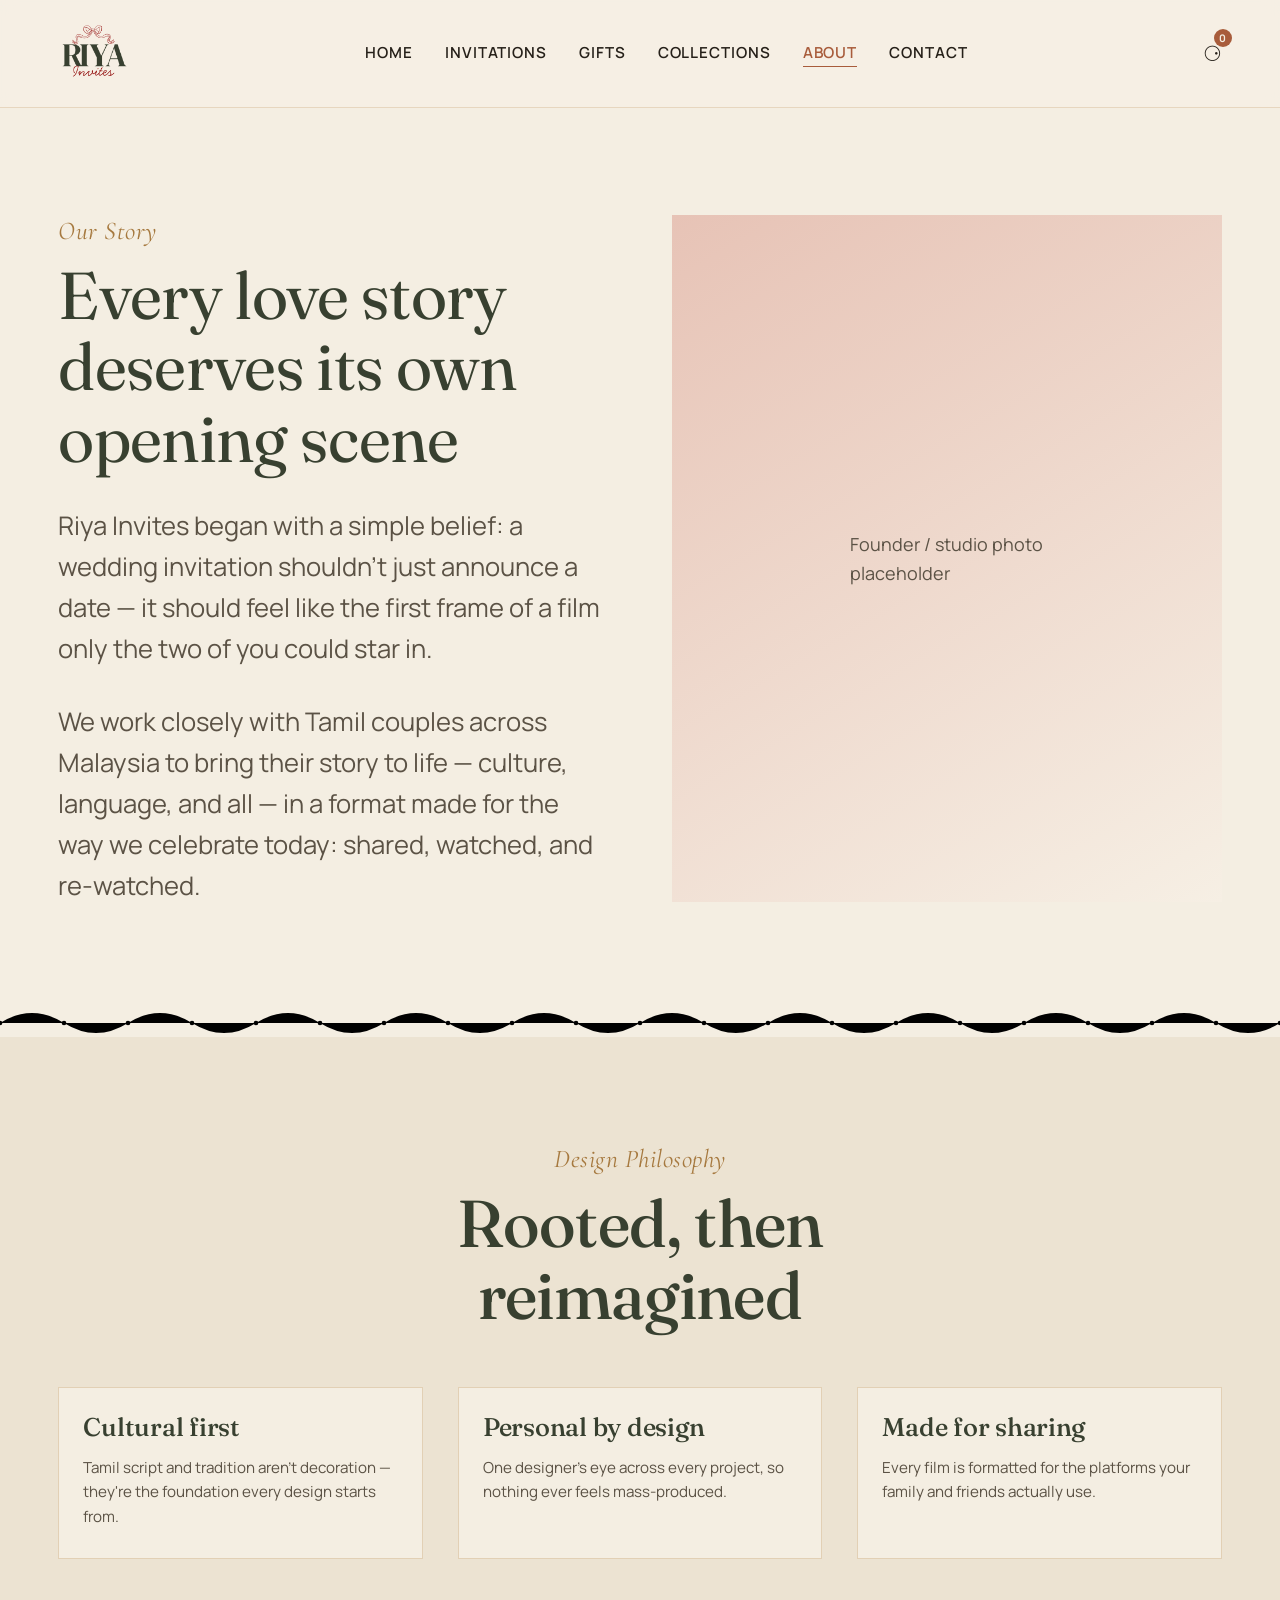
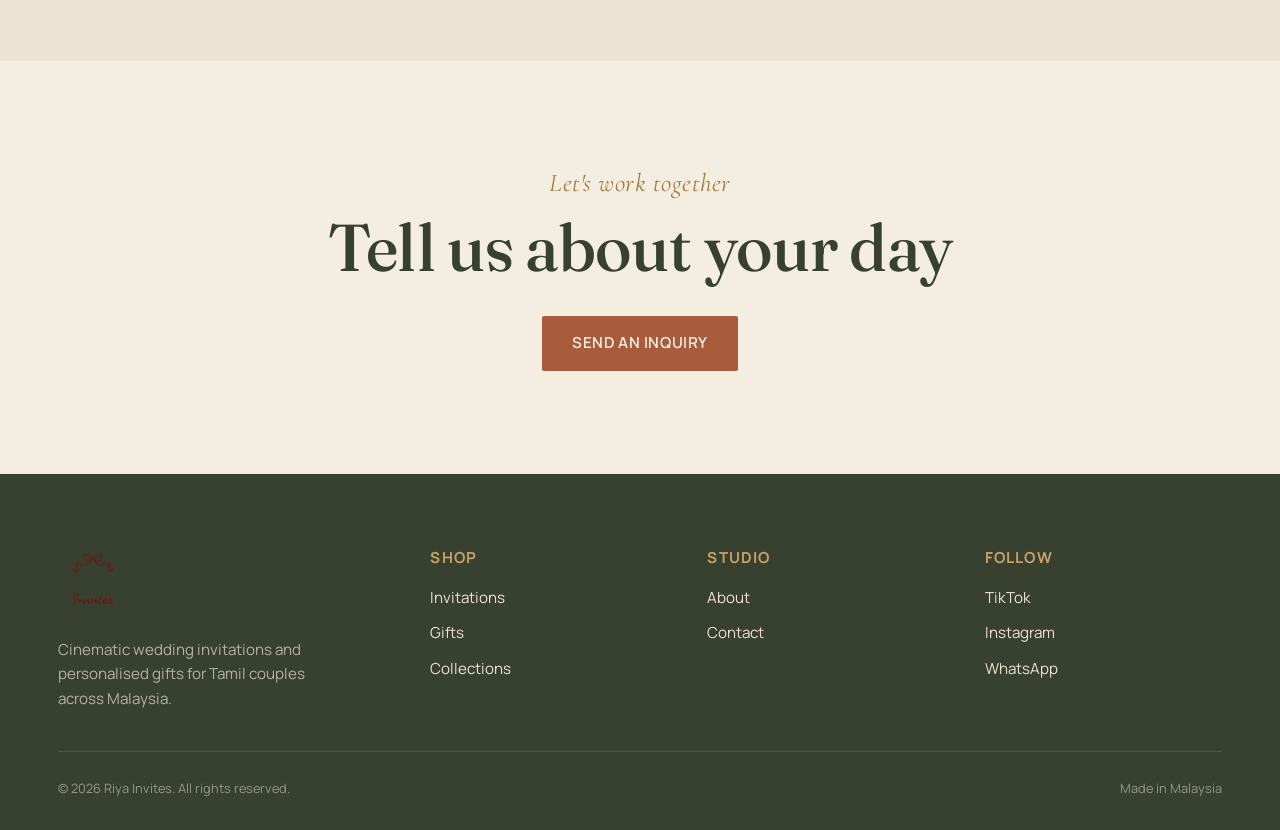
<file: about.html>
<!DOCTYPE html>
<html lang="en">
<head>
<meta charset="UTF-8">
<meta name="viewport" content="width=device-width, initial-scale=1.0">
<title>About — Riya Invites</title>
<meta name="description" content="The story and design philosophy behind Riya Invites.">
<link rel="stylesheet" href="css/styles.css">
</head>
<body>

<header class="site-header">
  <nav class="nav wrap">
    <a href="index.html" class="logo">Riya <em>Invites</em></a>
    <ul class="nav-links" id="navLinks">
      <li><a href="index.html">Home</a></li>
      <li><a href="invitations.html">Invitations</a></li>
      <li><a href="gifts.html">Gifts</a></li>
      <li><a href="portfolio.html">Collections</a></li>
      <li><a href="about.html" aria-current="page">About</a></li>
      <li><a href="contact.html">Contact</a></li>
    </ul>
    <div class="nav-actions">
      <a href="cart.html" class="cart-icon" aria-label="Cart">&#9862;<span class="cart-count" id="cartCount">0</span></a>
      <button class="nav-toggle" id="navToggle" aria-label="Toggle menu" aria-expanded="false">&#9776;</button>
    </div>
  </nav>
</header>

<section>
  <div class="wrap split">
    <div>
      <span class="eyebrow">Our Story</span>
      <h1 class="mb-2" style="font-size: var(--step-5);">Every love story deserves its own opening scene</h1>
      <p class="lede mb-2">Riya Invites began with a simple belief: a wedding invitation shouldn't just announce a date — it should feel like the first frame of a film only the two of you could star in.</p>
      <p class="lede">We work closely with Tamil couples across Malaysia to bring their story to life — culture, language, and all — in a format made for the way we celebrate today: shared, watched, and re-watched.</p>
    </div>
    <div class="split-media relative" id="founderPhotoSlot">
      <p class="placeholder-label" style="position:absolute; inset:0; display:flex; align-items:center; justify-content:center; color: var(--ink-soft);">Founder / studio photo<br>placeholder</p>
    </div>
  </div>
</section>

<svg class="kolam-divider" viewBox="0 0 1200 28" preserveAspectRatio="none" aria-hidden="true"><use href="#kolam-strip-motif"/></svg>

<section class="section-ivory-soft">
  <div class="wrap">
    <div class="section-head center">
      <span class="eyebrow">Design Philosophy</span>
      <h2>Rooted, then reimagined</h2>
    </div>
    <div class="product-grid">
      <div class="product-card"><div class="product-body">
        <h3 style="font-size:var(--step-3);">Cultural first</h3>
        <p style="color:var(--ink-soft); font-size:var(--step-1);">Tamil script and tradition aren't decoration — they're the foundation every design starts from.</p>
      </div></div>
      <div class="product-card"><div class="product-body">
        <h3 style="font-size:var(--step-3);">Personal by design</h3>
        <p style="color:var(--ink-soft); font-size:var(--step-1);">One designer's eye across every project, so nothing ever feels mass-produced.</p>
      </div></div>
      <div class="product-card"><div class="product-body">
        <h3 style="font-size:var(--step-3);">Made for sharing</h3>
        <p style="color:var(--ink-soft); font-size:var(--step-1);">Every film is formatted for the platforms your family and friends actually use.</p>
      </div></div>
    </div>
  </div>
</section>

<section class="text-center">
  <div class="wrap">
    <span class="eyebrow">Let's work together</span>
    <h2 class="mb-2">Tell us about your day</h2>
    <a href="contact.html" class="btn btn-primary">Send an Inquiry</a>
  </div>
</section>

<footer class="site-footer">
  <div class="wrap">
    <div class="footer-grid">
      <div class="footer-brand">
        <span class="logo">Riya <em>Invites</em></span>
        <p id="footerDesc">Cinematic wedding invitations and personalised gifts for Tamil couples across Malaysia.</p>
      </div>
      <div class="footer-col"><h4>Shop</h4><ul>
        <li><a href="invitations.html">Invitations</a></li>
        <li><a href="gifts.html">Gifts</a></li>
        <li><a href="portfolio.html">Collections</a></li>
      </ul></div>
      <div class="footer-col"><h4>Studio</h4><ul>
        <li><a href="about.html">About</a></li>
        <li><a href="contact.html">Contact</a></li>
      </ul></div>
      <div class="footer-col"><h4>Follow</h4><ul>
        <li><a href="#">TikTok</a></li>
        <li><a href="#">Instagram</a></li>
        <li><a href="#">WhatsApp</a></li>
      </ul></div>
    </div>
    <div class="footer-bottom">
      <span>&copy; 2026 Riya Invites. All rights reserved.</span>
      <span>Made in Malaysia</span>
    </div>
  </div>
</footer>

<svg width="0" height="0" style="position:absolute" aria-hidden="true">
  <defs>
    <g id="kolam-strip-motif">
      <path d="M0 14 Q30 -6 60 14 T120 14 T180 14 T240 14 T300 14 T360 14 T420 14 T480 14 T540 14 T600 14 T660 14 T720 14 T780 14 T840 14 T900 14 T960 14 T1020 14 T1080 14 T1140 14 T1200 14" />
      <circle cx="0" cy="14" r="2.2"/><circle cx="60" cy="14" r="2.2"/><circle cx="120" cy="14" r="2.2"/>
      <circle cx="180" cy="14" r="2.2"/><circle cx="240" cy="14" r="2.2"/><circle cx="300" cy="14" r="2.2"/>
      <circle cx="360" cy="14" r="2.2"/><circle cx="420" cy="14" r="2.2"/><circle cx="480" cy="14" r="2.2"/>
      <circle cx="540" cy="14" r="2.2"/><circle cx="600" cy="14" r="2.2"/><circle cx="660" cy="14" r="2.2"/>
      <circle cx="720" cy="14" r="2.2"/><circle cx="780" cy="14" r="2.2"/><circle cx="840" cy="14" r="2.2"/>
      <circle cx="900" cy="14" r="2.2"/><circle cx="960" cy="14" r="2.2"/><circle cx="1020" cy="14" r="2.2"/>
      <circle cx="1080" cy="14" r="2.2"/><circle cx="1140" cy="14" r="2.2"/><circle cx="1200" cy="14" r="2.2"/>
    </g>
  </defs>
</svg>

<script src="js/main.js"></script>
</body>
</html>
</file>
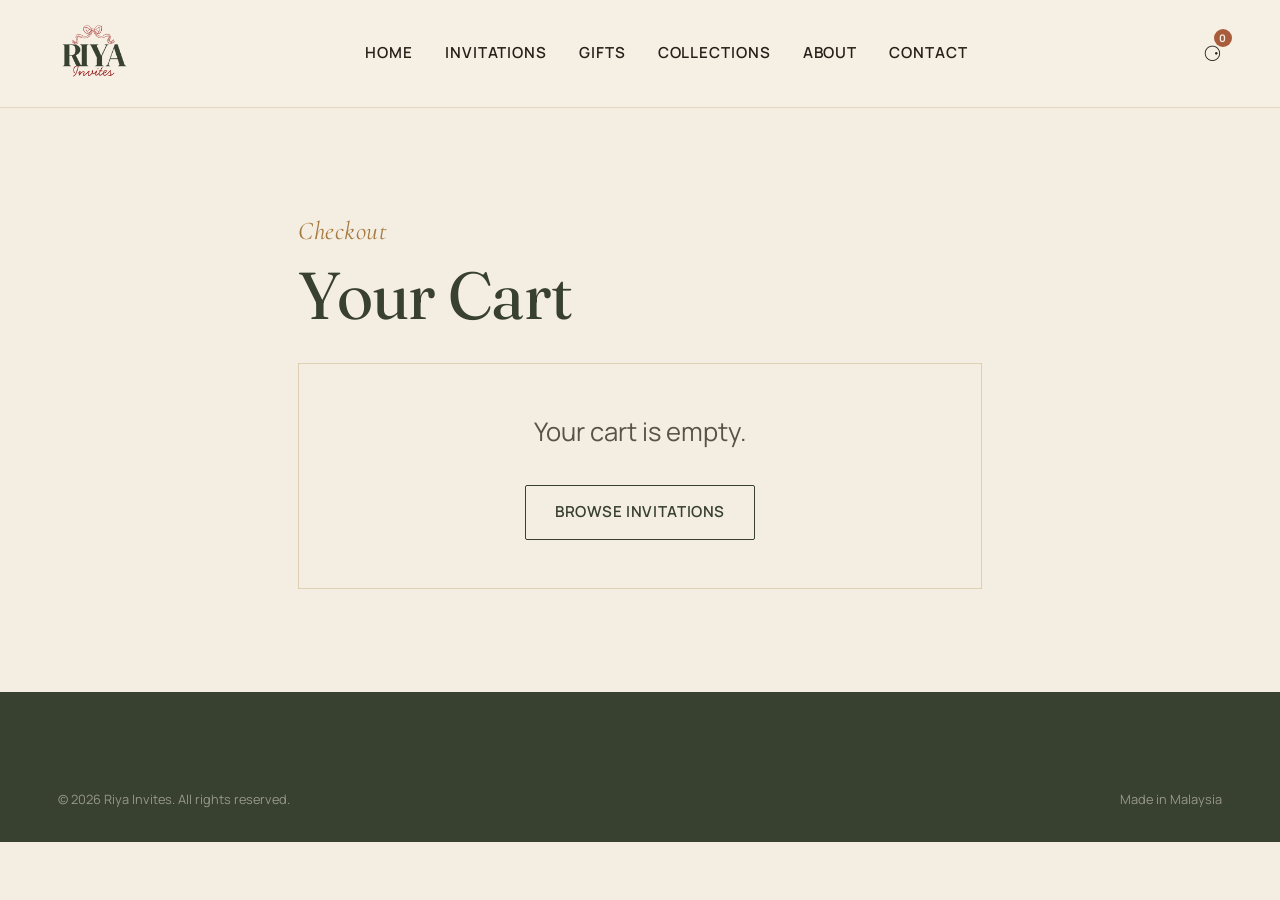
<file: cart.html>
<!DOCTYPE html>
<html lang="en">
<head>
<meta charset="UTF-8">
<meta name="viewport" content="width=device-width, initial-scale=1.0">
<title>Your Cart — Riya Invites</title>
<link rel="stylesheet" href="css/styles.css">
</head>
<body>

<header class="site-header">
  <nav class="nav wrap">
    <a href="index.html" class="logo">Riya <em>Invites</em></a>
    <ul class="nav-links" id="navLinks">
      <li><a href="index.html">Home</a></li>
      <li><a href="invitations.html">Invitations</a></li>
      <li><a href="gifts.html">Gifts</a></li>
      <li><a href="portfolio.html">Collections</a></li>
      <li><a href="about.html">About</a></li>
      <li><a href="contact.html">Contact</a></li>
    </ul>
    <div class="nav-actions">
      <a href="cart.html" class="cart-icon" aria-label="Cart">&#9862;<span class="cart-count" id="cartCount">0</span></a>
      <button class="nav-toggle" id="navToggle" aria-label="Toggle menu" aria-expanded="false">&#9776;</button>
    </div>
  </nav>
</header>

<section>
  <div class="wrap" style="max-width: 760px;">
    <span class="eyebrow">Checkout</span>
    <h1 class="mb-2" style="font-size: var(--step-5);">Your Cart</h1>

    <div id="cartEmptyState" class="form-card text-center" style="display:none;">
      <p class="lede" style="margin-inline:auto;">Your cart is empty.</p>
      <a href="invitations.html" class="btn btn-outline mt-2">Browse Invitations</a>
    </div>

    <div id="cartItemsWrap">
      <div id="cartItemsList"></div>

      <div class="form-card mt-2">
        <div style="display:flex; justify-content:space-between; align-items:center; margin-bottom:1.2rem;">
          <span style="font-family: var(--font-body); font-weight:600; text-transform:uppercase; letter-spacing:0.04em; font-size: var(--step-1); color: var(--ink-soft);">Subtotal</span>
          <span id="cartSubtotal" style="font-family: var(--font-display); font-size: var(--step-4); color: var(--maroon);">RM0</span>
        </div>
        <button id="checkoutBtn" class="btn btn-primary" style="width:100%; justify-content:center;">Proceed to Secure Checkout</button>
        <p id="checkoutStatus" style="display:none; margin-top:1rem; font-size: var(--step-1); color: var(--maroon); text-align:center;"></p>
        <p style="margin-top:1rem; font-size: 0.8rem; color: var(--ink-soft); text-align:center;">Payments are processed securely by Stripe. Riya Invites never sees or stores your card details.</p>
      </div>
    </div>
  </div>
</section>

<footer class="site-footer">
  <div class="wrap">
    <div class="footer-bottom">
      <span>&copy; 2026 Riya Invites. All rights reserved.</span>
      <span>Made in Malaysia</span>
    </div>
  </div>
</footer>

<script src="js/main.js"></script>
<script>
  function renderCart() {
    const cart = getCart();
    const listEl = document.getElementById('cartItemsList');
    const emptyEl = document.getElementById('cartEmptyState');
    const itemsWrap = document.getElementById('cartItemsWrap');
    const subtotalEl = document.getElementById('cartSubtotal');

    if (cart.length === 0) {
      emptyEl.style.display = 'block';
      itemsWrap.style.display = 'none';
      return;
    }
    emptyEl.style.display = 'none';
    itemsWrap.style.display = 'block';

    let subtotal = 0;
    listEl.innerHTML = cart.map((item, i) => {
      subtotal += item.price * item.qty;
      return `
        <div class="form-card mt-1" style="display:flex; align-items:center; justify-content:space-between; gap:1rem; flex-wrap:wrap;">
          <div>
            <p style="font-family: var(--font-display); font-size: var(--step-3); color: var(--emerald-deep);">${item.name}</p>
            <p style="font-size: var(--step-1); color: var(--ink-soft);">Qty: ${item.qty} &middot; RM${item.price} each</p>
          </div>
          <div style="display:flex; align-items:center; gap:1rem;">
            <span style="font-family: var(--font-display); font-size: var(--step-3); color: var(--maroon);">RM${item.price * item.qty}</span>
            <button data-remove-index="${i}" class="btn-ghost" style="border:none; color:var(--ink-soft);">Remove</button>
          </div>
        </div>
      `;
    }).join('');

    subtotalEl.textContent = `RM${subtotal}`;

    listEl.querySelectorAll('[data-remove-index]').forEach((btn) => {
      btn.addEventListener('click', () => {
        removeFromCart(parseInt(btn.dataset.removeIndex, 10));
        renderCart();
      });
    });
  }

  document.addEventListener('DOMContentLoaded', () => {
    renderCart();

    document.getElementById('checkoutBtn').addEventListener('click', async () => {
      const cart = getCart();
      const statusEl = document.getElementById('checkoutStatus');
      const btn = document.getElementById('checkoutBtn');
      if (cart.length === 0) return;

      btn.disabled = true;
      btn.textContent = 'Redirecting to secure checkout…';
      statusEl.style.display = 'none';

      try {
        const res = await fetch('/.netlify/functions/create-checkout-session', {
          method: 'POST',
          headers: { 'Content-Type': 'application/json' },
          body: JSON.stringify({ items: cart }),
        });
        const data = await res.json();
        if (!res.ok || !data.url) {
          throw new Error(data.error || 'Something went wrong starting checkout.');
        }
        window.location.href = data.url;
      } catch (err) {
        statusEl.textContent = err.message || 'Could not start checkout. Please try again.';
        statusEl.style.display = 'block';
        btn.disabled = false;
        btn.textContent = 'Proceed to Secure Checkout';
      }
    });
  });
</script>
</body>
</html>
</file>
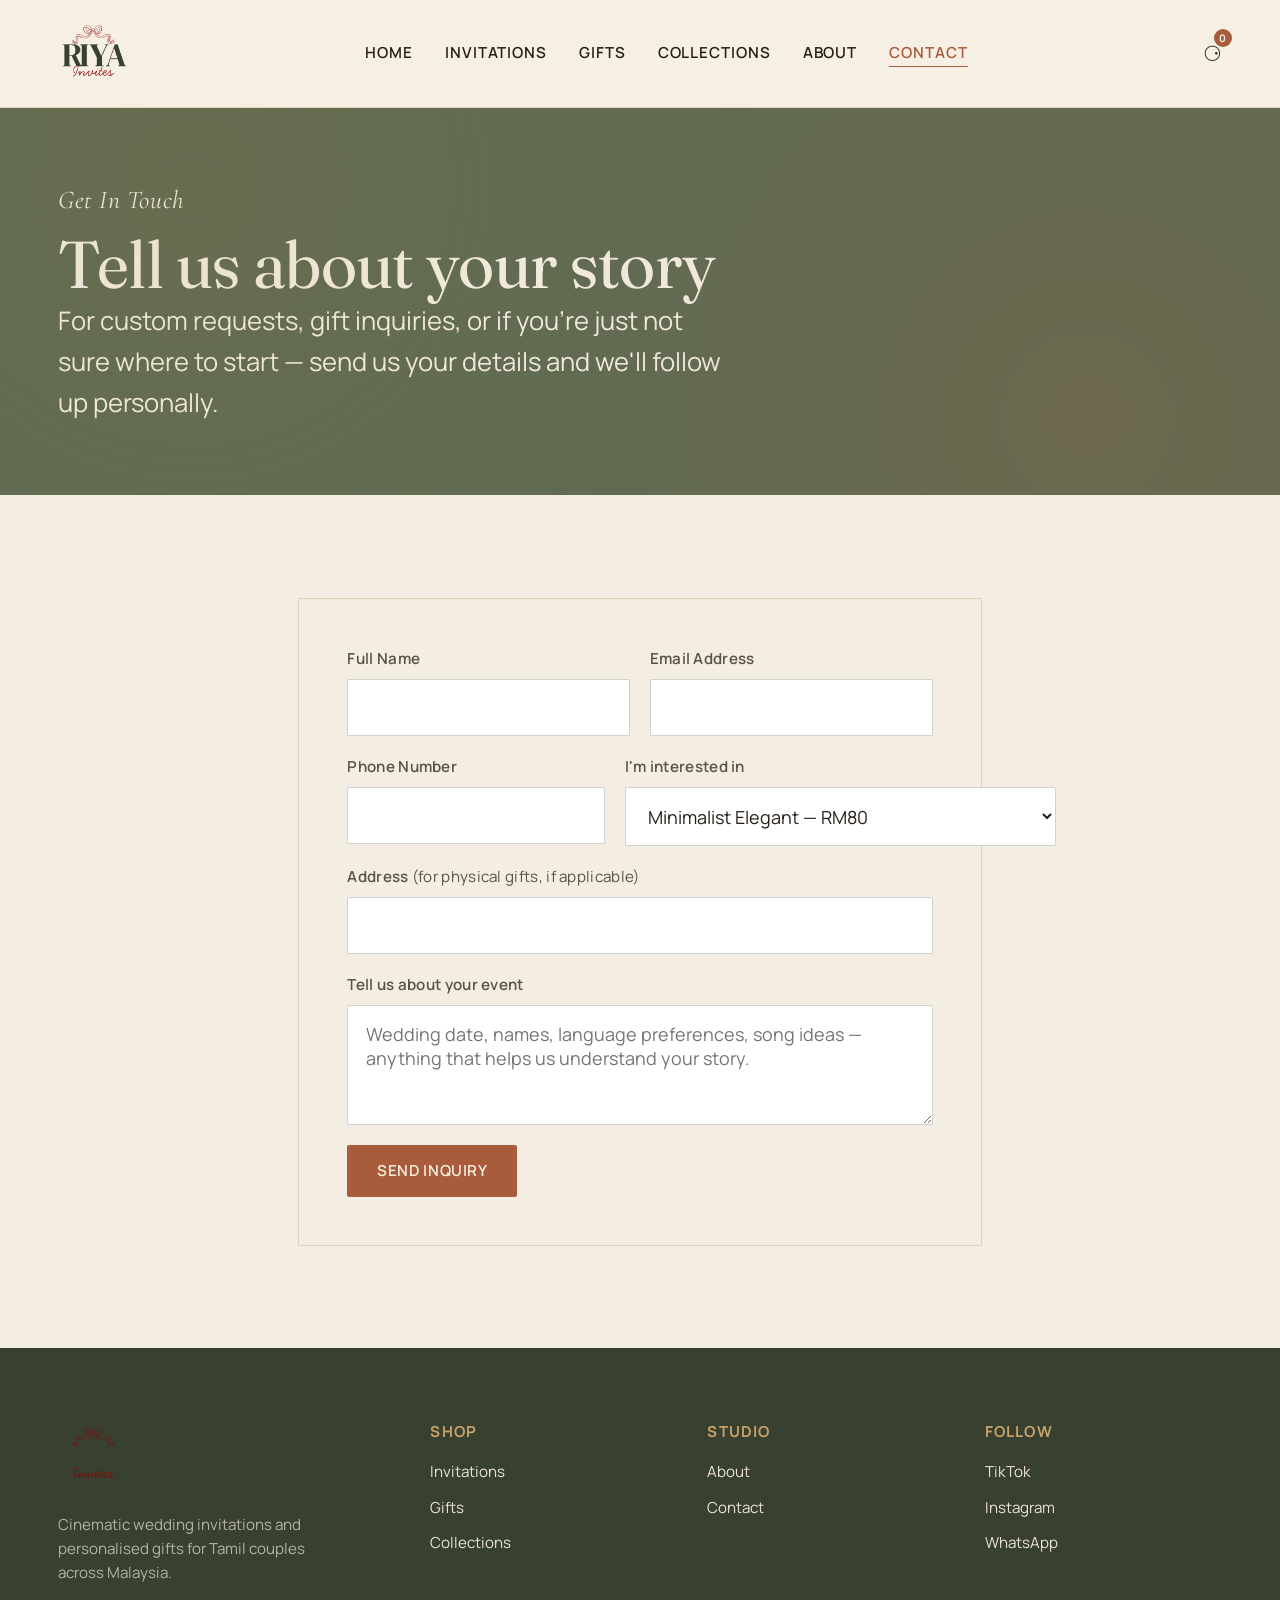
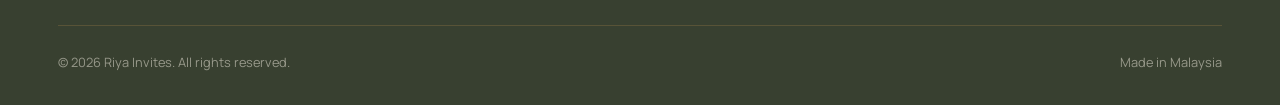
<file: contact.html>
<!DOCTYPE html>
<html lang="en">
<head>
<meta charset="UTF-8">
<meta name="viewport" content="width=device-width, initial-scale=1.0">
<title>Contact — Riya Invites</title>
<meta name="description" content="Send an inquiry to Riya Invites for a custom wedding invitation or gift.">
<link rel="stylesheet" href="css/styles.css">
</head>
<body>

<header class="site-header">
  <nav class="nav wrap">
    <a href="index.html" class="logo">Riya <em>Invites</em></a>
    <ul class="nav-links" id="navLinks">
      <li><a href="index.html">Home</a></li>
      <li><a href="invitations.html">Invitations</a></li>
      <li><a href="gifts.html">Gifts</a></li>
      <li><a href="portfolio.html">Collections</a></li>
      <li><a href="about.html">About</a></li>
      <li><a href="contact.html" aria-current="page">Contact</a></li>
    </ul>
    <div class="nav-actions">
      <a href="cart.html" class="cart-icon" aria-label="Cart">&#9862;<span class="cart-count" id="cartCount">0</span></a>
      <button class="nav-toggle" id="navToggle" aria-label="Toggle menu" aria-expanded="false">&#9776;</button>
    </div>
  </nav>
</header>

<section class="hero" style="padding-block: clamp(3rem,6vw,4.5rem);">
  <div class="wrap">
    <span class="eyebrow on-dark">Get In Touch</span>
    <h1 class="on-dark" style="font-size: var(--step-5);">Tell us about your story</h1>
    <p class="lede on-dark">For custom requests, gift inquiries, or if you're just not sure where to start — send us your details and we'll follow up personally.</p>
  </div>
</section>

<section>
  <div class="wrap" style="max-width: 760px;">
    <form class="form-card" id="inquiryForm">
      <div class="form-row">
        <div class="field">
          <label for="fullName">Full Name</label>
          <input type="text" id="fullName" name="fullName" required>
        </div>
        <div class="field">
          <label for="email">Email Address</label>
          <input type="email" id="email" name="email" required>
        </div>
      </div>
      <div class="form-row">
        <div class="field">
          <label for="phone">Phone Number</label>
          <input type="tel" id="phone" name="phone" required>
        </div>
        <div class="field">
          <label for="interest">I'm interested in</label>
          <select id="interest" name="interest">
            <option>Minimalist Elegant — RM80</option>
            <option>Standard Couple Edition — RM120</option>
            <option>Full Custom Storyline — RM300</option>
            <option>A Gift (Anniversary / Valentine's / Couple Art)</option>
            <option>Not sure yet</option>
          </select>
        </div>
      </div>
      <div class="field">
        <label for="address">Address <span style="font-weight:400; text-transform:none;">(for physical gifts, if applicable)</span></label>
        <input type="text" id="address" name="address">
      </div>
      <div class="field">
        <label for="message">Tell us about your event</label>
        <textarea id="message" name="message" placeholder="Wedding date, names, language preferences, song ideas — anything that helps us understand your story."></textarea>
      </div>
      <button type="submit" class="btn btn-primary">Send Inquiry</button>
      <p id="formStatus" style="display:none; margin-top:1rem; font-size: var(--step-1); color: var(--emerald-deep);"></p>
    </form>
  </div>
</section>

<footer class="site-footer">
  <div class="wrap">
    <div class="footer-grid">
      <div class="footer-brand">
        <span class="logo">Riya <em>Invites</em></span>
        <p id="footerDesc">Cinematic wedding invitations and personalised gifts for Tamil couples across Malaysia.</p>
      </div>
      <div class="footer-col"><h4>Shop</h4><ul>
        <li><a href="invitations.html">Invitations</a></li>
        <li><a href="gifts.html">Gifts</a></li>
        <li><a href="portfolio.html">Collections</a></li>
      </ul></div>
      <div class="footer-col"><h4>Studio</h4><ul>
        <li><a href="about.html">About</a></li>
        <li><a href="contact.html">Contact</a></li>
      </ul></div>
      <div class="footer-col"><h4>Follow</h4><ul>
        <li><a href="#">TikTok</a></li>
        <li><a href="#">Instagram</a></li>
        <li><a href="#">WhatsApp</a></li>
      </ul></div>
    </div>
    <div class="footer-bottom">
      <span>&copy; 2026 Riya Invites. All rights reserved.</span>
      <span>Made in Malaysia</span>
    </div>
  </div>
</footer>

<script src="js/main.js"></script>
</body>
</html>
</file>
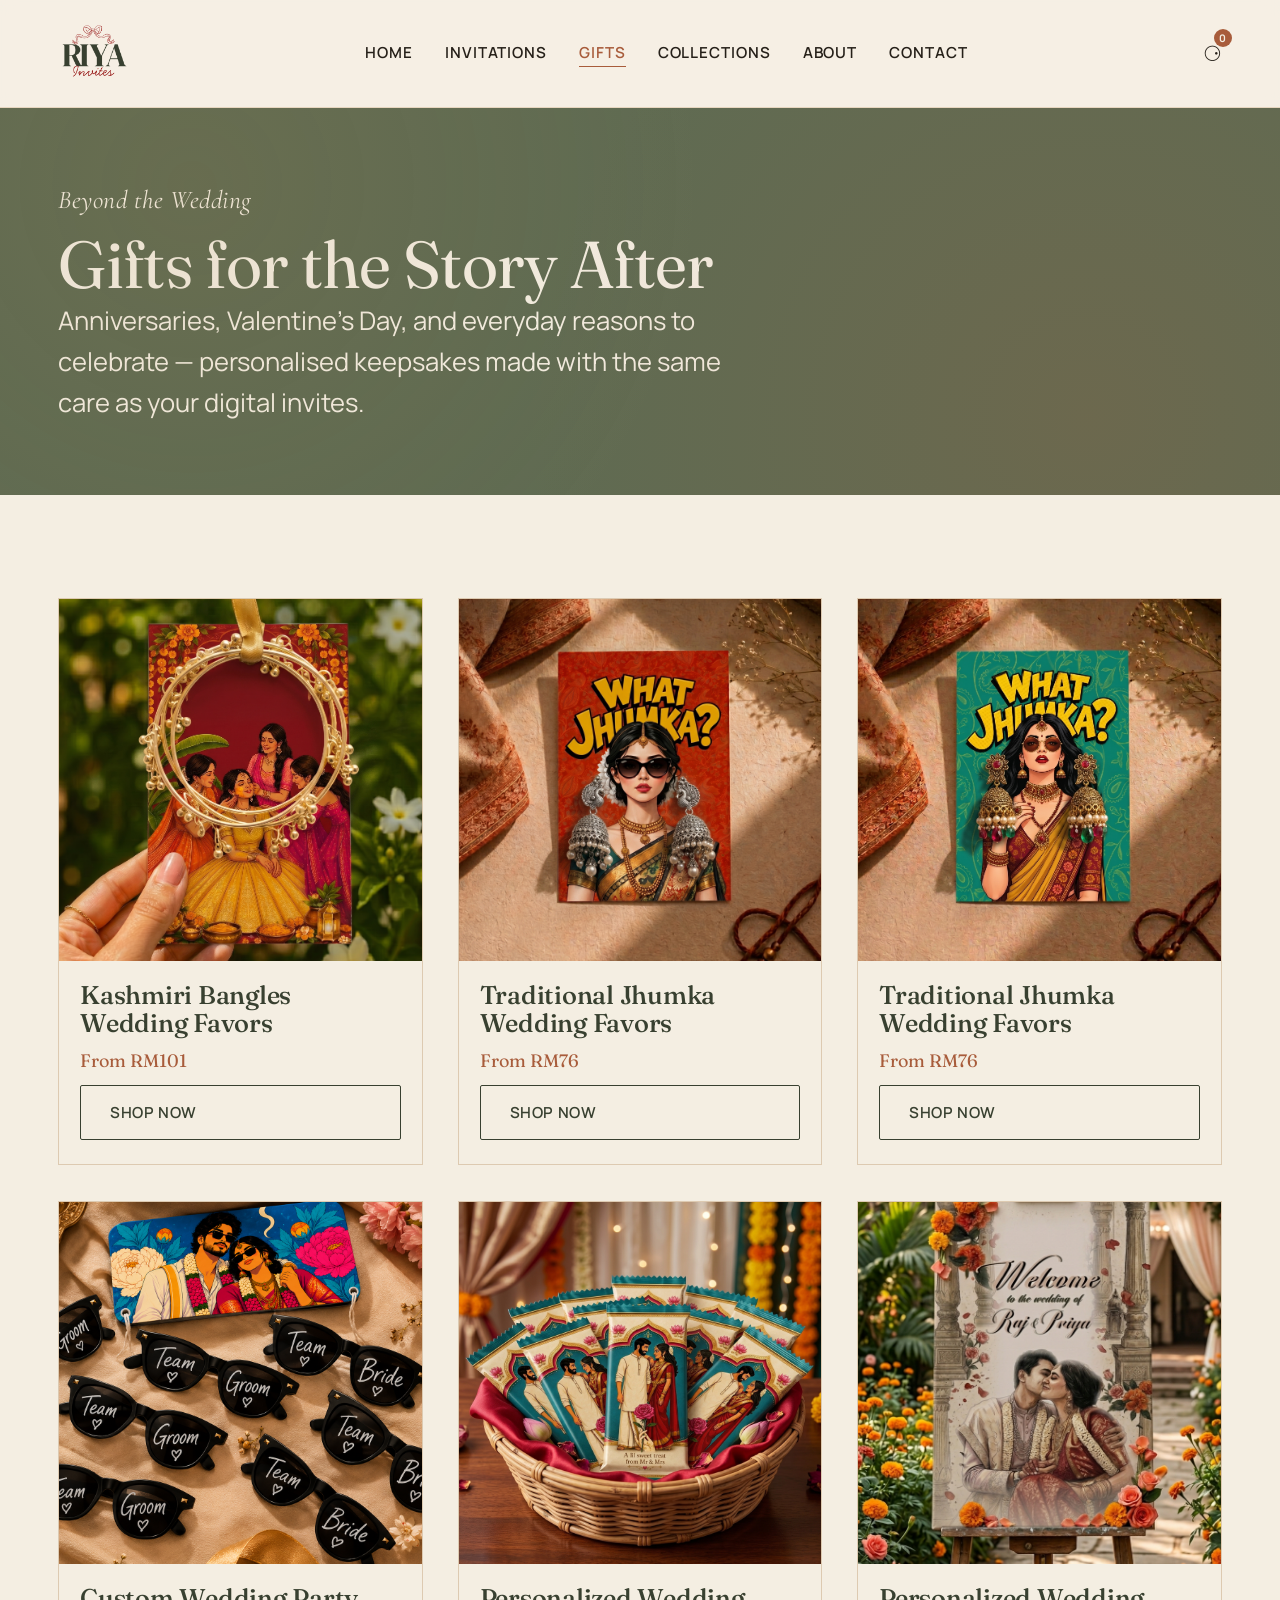
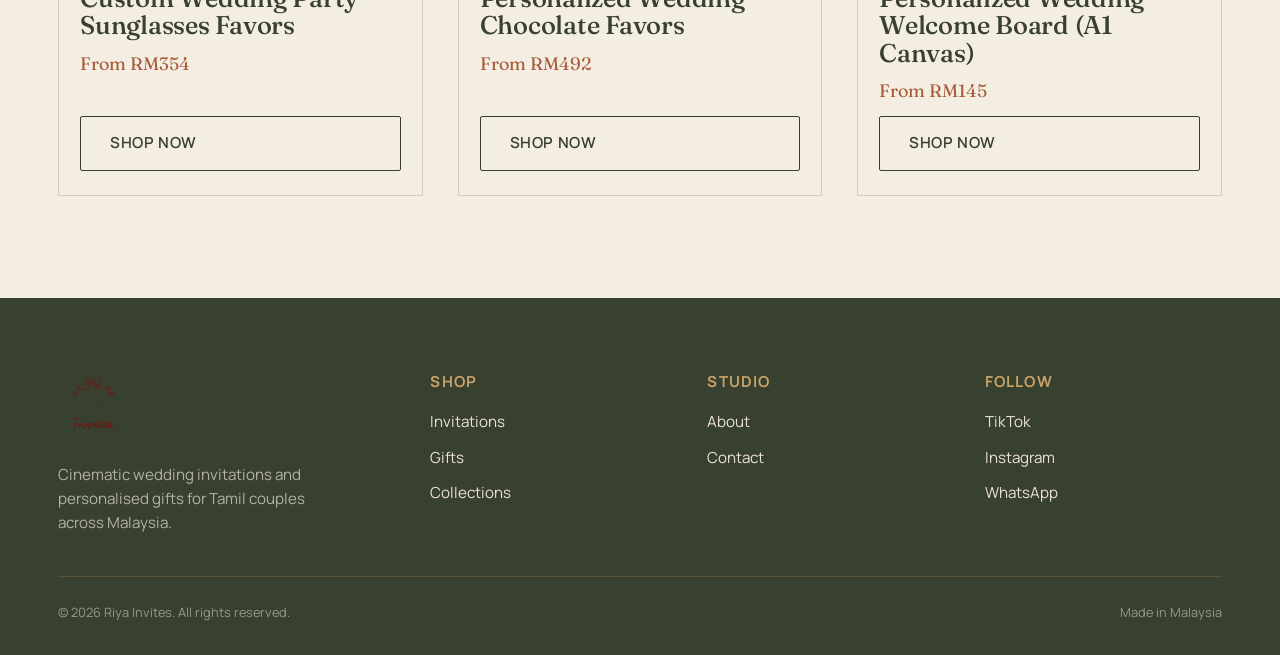
<file: gifts.html>
<!DOCTYPE html>
<html lang="en">
<head>
<meta charset="UTF-8">
<meta name="viewport" content="width=device-width, initial-scale=1.0">
<title>Shop Gifts — Riya Invites</title>
<meta name="description" content="Personalised anniversary gifts, Valentine's gifts, and custom couple art from Riya Invites.">
<link rel="stylesheet" href="css/styles.css">
</head>
<body>

<header class="site-header">
  <nav class="nav wrap">
    <a href="index.html" class="logo">Riya <em>Invites</em></a>
    <ul class="nav-links" id="navLinks">
      <li><a href="index.html">Home</a></li>
      <li><a href="invitations.html">Invitations</a></li>
      <li><a href="gifts.html" aria-current="page">Gifts</a></li>
      <li><a href="portfolio.html">Collections</a></li>
      <li><a href="about.html">About</a></li>
      <li><a href="contact.html">Contact</a></li>
    </ul>
    <div class="nav-actions">
      <a href="cart.html" class="cart-icon" aria-label="Cart">&#9862;<span class="cart-count" id="cartCount">0</span></a>
      <button class="nav-toggle" id="navToggle" aria-label="Toggle menu" aria-expanded="false">&#9776;</button>
    </div>
  </nav>
</header>

<section class="hero" style="padding-block: clamp(3rem,6vw,4.5rem);">
  <div class="wrap">
    <span class="eyebrow on-dark">Beyond the Wedding</span>
    <h1 class="on-dark" style="font-size: var(--step-5);">Gifts for the Story After</h1>
    <p class="lede on-dark">Anniversaries, Valentine's Day, and everyday reasons to celebrate — personalised keepsakes made with the same care as your digital invites.</p>
  </div>
</section>

<section>
  <div class="wrap">
    <div id="giftsEmptyState" class="form-card text-center" style="display:none;">
      <p class="lede" style="margin-inline:auto;">New gifts are on the way — check back soon, or send an inquiry for something custom.</p>
      <a href="contact.html" class="btn btn-outline mt-2">Send an Inquiry</a>
    </div>

    <div class="product-grid" id="giftsGrid" style="grid-template-columns: repeat(3, 1fr);"></div>
  </div>
</section>

<footer class="site-footer">
  <div class="wrap">
    <div class="footer-grid">
      <div class="footer-brand">
        <span class="logo">Riya <em>Invites</em></span>
        <p id="footerDesc">Cinematic wedding invitations and personalised gifts for Tamil couples across Malaysia.</p>
      </div>
      <div class="footer-col"><h4>Shop</h4><ul>
        <li><a href="invitations.html">Invitations</a></li>
        <li><a href="gifts.html">Gifts</a></li>
        <li><a href="portfolio.html">Collections</a></li>
      </ul></div>
      <div class="footer-col"><h4>Studio</h4><ul>
        <li><a href="about.html">About</a></li>
        <li><a href="contact.html">Contact</a></li>
      </ul></div>
      <div class="footer-col"><h4>Follow</h4><ul>
        <li><a href="#">TikTok</a></li>
        <li><a href="#">Instagram</a></li>
        <li><a href="#">WhatsApp</a></li>
      </ul></div>
    </div>
    <div class="footer-bottom">
      <span>&copy; 2026 Riya Invites. All rights reserved.</span>
      <span>Made in Malaysia</span>
    </div>
  </div>
</footer>

<script src="js/main.js"></script>
</body>
</html>
</file>
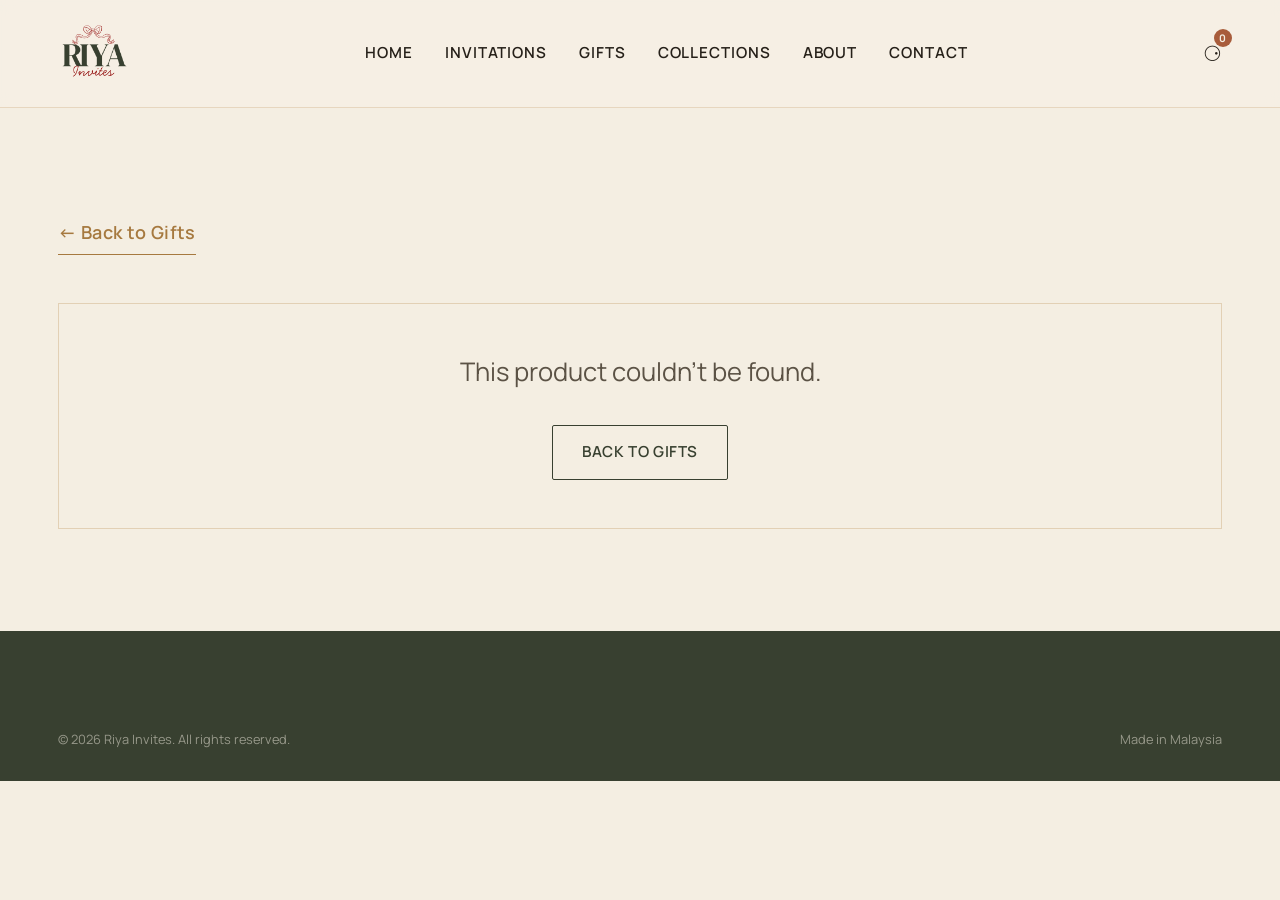
<file: product-detail.html>
<!DOCTYPE html>
<html lang="en">
<head>
<meta charset="UTF-8">
<meta name="viewport" content="width=device-width, initial-scale=1.0">
<title id="pageTitle">Product — Riya Invites</title>
<link rel="stylesheet" href="css/styles.css">
</head>
<body>

<header class="site-header">
  <nav class="nav wrap">
    <a href="index.html" class="logo">Riya <em>Invites</em></a>
    <ul class="nav-links" id="navLinks">
      <li><a href="index.html">Home</a></li>
      <li><a href="invitations.html">Invitations</a></li>
      <li><a href="gifts.html">Gifts</a></li>
      <li><a href="portfolio.html">Collections</a></li>
      <li><a href="about.html">About</a></li>
      <li><a href="contact.html">Contact</a></li>
    </ul>
    <div class="nav-actions">
      <a href="cart.html" class="cart-icon" aria-label="Cart">&#9862;<span class="cart-count" id="cartCount">0</span></a>
      <button class="nav-toggle" id="navToggle" aria-label="Toggle menu" aria-expanded="false">&#9776;</button>
    </div>
  </nav>
</header>

<section>
  <div class="wrap">
    <a href="gifts.html" class="btn-ghost mb-3" style="display:inline-block;">&larr; Back to Gifts</a>

    <div id="productNotFound" style="display:none;" class="form-card text-center">
      <p class="lede" style="margin-inline:auto;">This product couldn't be found.</p>
      <a href="gifts.html" class="btn btn-outline mt-2">Back to Gifts</a>
    </div>

    <div id="productDetailWrap" class="product-detail-grid" style="display:none;">
      <div class="product-detail-media" id="productImage">
        <p class="placeholder-label">Product image<br>placeholder</p>
      </div>
      <div>
        <h1 id="productTitle" style="font-size: var(--step-5);"></h1>
        <p class="product-detail-price" id="productPrice"></p>
        <p class="product-detail-desc" id="productDescription"></p>
        <div class="qty-row">
          <label id="qtyLabel" for="qtySelect">Set Of</label>
          <select id="qtySelect"></select>
        </div>
        <div id="noTiersMsg" style="display:none; color: var(--ink-soft); font-size: var(--step-1); margin-bottom: 1.6rem;">Pricing options for this product are coming soon — please check back or send an inquiry.</div>
        <button id="addToCartBtn" class="btn btn-primary">Add to Cart</button>
        <p id="addedMsg" style="display:none; margin-top:1rem; color: var(--maroon); font-weight:600;">Added to cart ✓</p>
      </div>
    </div>
  </div>
</section>

<footer class="site-footer">
  <div class="wrap">
    <div class="footer-bottom">
      <span>&copy; 2026 Riya Invites. All rights reserved.</span>
      <span>Made in Malaysia</span>
    </div>
  </div>
</footer>

<script src="js/main.js"></script>
<script>
  document.addEventListener('DOMContentLoaded', async () => {
    const params = new URLSearchParams(window.location.search);
    const id = parseInt(params.get('id'), 10);
    const products = await loadGiftProducts();
    const product = products[id];

    if (!product || !product.title || product.title.trim() === '') {
      document.getElementById('productNotFound').style.display = 'block';
      return;
    }

    document.getElementById('productDetailWrap').style.display = 'grid';
    document.getElementById('pageTitle').textContent = `${product.title} — Riya Invites`;
    document.getElementById('productTitle').textContent = product.title;
    document.getElementById('productDescription').textContent = product.description || '';

    if (product.image) {
      const imgEl = document.getElementById('productImage');
      imgEl.style.backgroundImage = `url('${product.image}')`;
      imgEl.style.backgroundSize = 'cover';
      imgEl.style.backgroundPosition = 'center';
      imgEl.innerHTML = '';
    }

    const unitLabel = product.unitLabel || 'Set';
    document.getElementById('qtyLabel').textContent = `${unitLabel} Of`;

    const tiers = Array.isArray(product.tiers) ? product.tiers.filter((t) => t.price != null && t.price > 0) : [];
    const priceEl = document.getElementById('productPrice');
    const qtySelect = document.getElementById('qtySelect');
    const qtyRow = document.querySelector('.qty-row');
    const addBtn = document.getElementById('addToCartBtn');
    const noTiersMsg = document.getElementById('noTiersMsg');

    if (tiers.length === 0) {
      priceEl.textContent = 'RM—';
      qtyRow.style.display = 'none';
      noTiersMsg.style.display = 'block';
      addBtn.style.display = 'none';
      return;
    }

    tiers.forEach((tier) => {
      const opt = document.createElement('option');
      opt.value = tier.quantity;
      opt.dataset.price = tier.price;
      opt.textContent = `${tier.quantity} ${unitLabel} (RM${tier.price})`;
      qtySelect.appendChild(opt);
    });

    function updatePriceDisplay() {
      const selected = qtySelect.selectedOptions[0];
      priceEl.textContent = selected ? `RM${selected.dataset.price}` : 'RM—';
    }
    updatePriceDisplay();
    qtySelect.addEventListener('change', updatePriceDisplay);

    addBtn.addEventListener('click', () => {
      const selected = qtySelect.selectedOptions[0];
      const qty = parseInt(selected.value, 10);
      const price = parseFloat(selected.dataset.price);
      addToCart(`${product.title} (${qty} ${unitLabel})`, price, 1);
      const msg = document.getElementById('addedMsg');
      msg.style.display = 'block';
      setTimeout(() => { msg.style.display = 'none'; }, 2000);
    });
  });
</script>
</body>
</html>
</file>
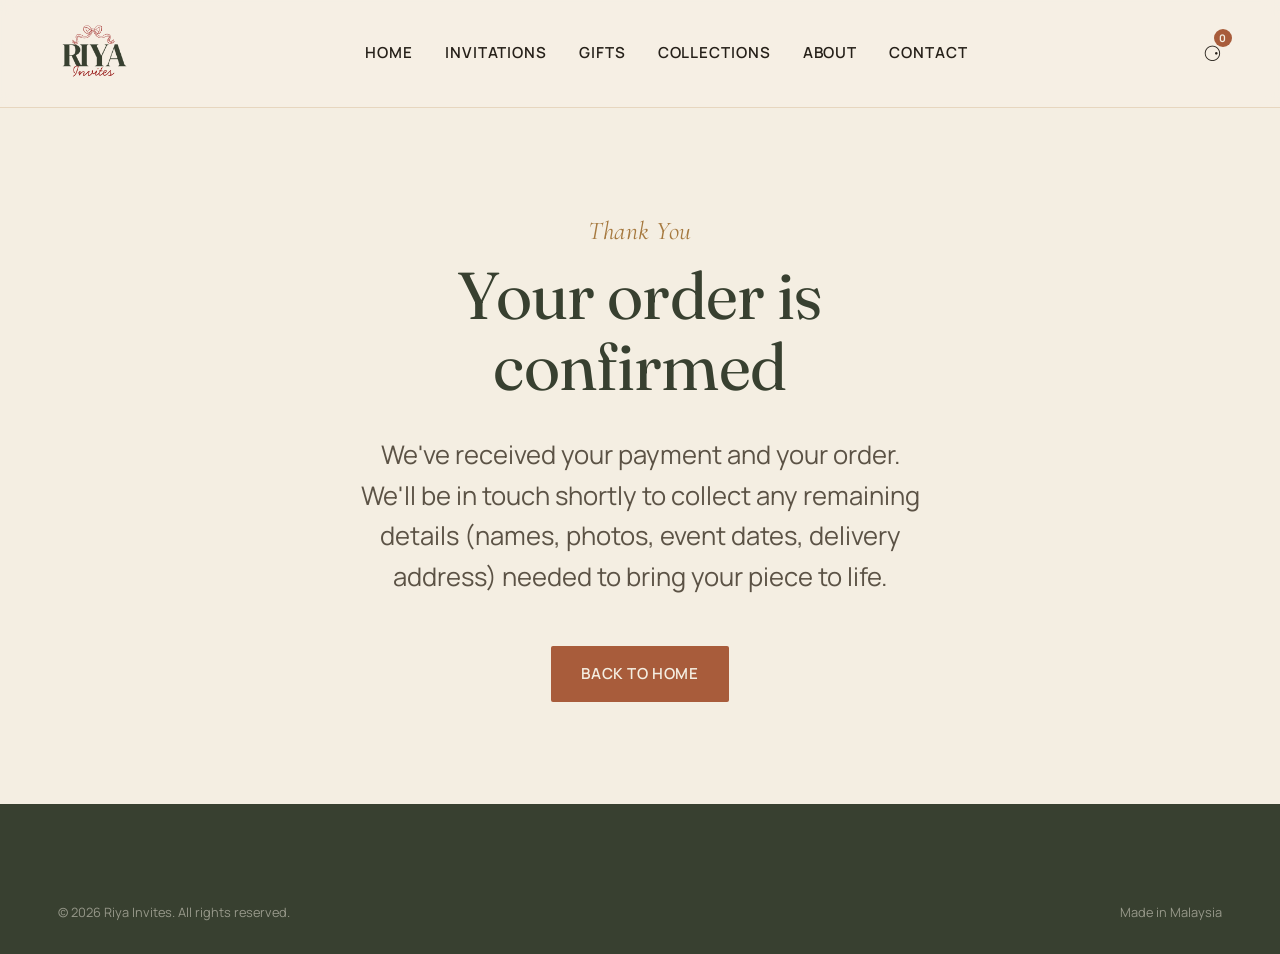
<file: success.html>
<!DOCTYPE html>
<html lang="en">
<head>
<meta charset="UTF-8">
<meta name="viewport" content="width=device-width, initial-scale=1.0">
<title>Order Confirmed — Riya Invites</title>
<link rel="stylesheet" href="css/styles.css">
</head>
<body>

<header class="site-header">
  <nav class="nav wrap">
    <a href="index.html" class="logo">Riya <em>Invites</em></a>
    <ul class="nav-links" id="navLinks">
      <li><a href="index.html">Home</a></li>
      <li><a href="invitations.html">Invitations</a></li>
      <li><a href="gifts.html">Gifts</a></li>
      <li><a href="portfolio.html">Collections</a></li>
      <li><a href="about.html">About</a></li>
      <li><a href="contact.html">Contact</a></li>
    </ul>
    <div class="nav-actions">
      <a href="cart.html" class="cart-icon" aria-label="Cart">&#9862;<span class="cart-count" id="cartCount">0</span></a>
      <button class="nav-toggle" id="navToggle" aria-label="Toggle menu" aria-expanded="false">&#9776;</button>
    </div>
  </nav>
</header>

<section class="text-center">
  <div class="wrap" style="max-width: 640px;">
    <span class="eyebrow">Thank You</span>
    <h1 class="mb-2" style="font-size: var(--step-5);">Your order is confirmed</h1>
    <p class="lede mb-3" style="margin-inline:auto;">We've received your payment and your order. We'll be in touch shortly to collect any remaining details (names, photos, event dates, delivery address) needed to bring your piece to life.</p>
    <a href="index.html" class="btn btn-primary">Back to Home</a>
  </div>
</section>

<footer class="site-footer">
  <div class="wrap">
    <div class="footer-bottom">
      <span>&copy; 2026 Riya Invites. All rights reserved.</span>
      <span>Made in Malaysia</span>
    </div>
  </div>
</footer>

<script src="js/main.js"></script>
<script>
  // Clear the cart now that the order is placed.
  document.addEventListener('DOMContentLoaded', () => {
    localStorage.removeItem('riyaCart');
    updateCartCountBadge();
  });
</script>
</body>
</html>
</file>
<file: css/styles.css>
/* ==========================================================================
   RIYA INVITES — Design System
   Palette: deep emerald / ivory / antique gold / deep maroon / blush
   Type: Fraunces (display) + Manrope (body) + Cormorant Garamond italic (accent)
   Signature motif: kolam (Tamil threshold line-art) dividers & ornaments
   ========================================================================== */

@import url('https://fonts.googleapis.com/css2?family=Fraunces:ital,opsz,wght@0,9..144,300;0,9..144,400;0,9..144,500;0,9..144,600;1,9..144,400;1,9..144,500&family=Manrope:wght@400;500;600;700&family=Cormorant+Garamond:ital@1&display=swap');

:root {
  /* Color — warm sage green, cream, and clay terracotta */
  --emerald: #5F6B52;
  --emerald-deep: #384030;
  --ivory: #F4EEE2;
  --ivory-soft: #ECE3D2;
  --gold: #A6793F;
  --gold-light: #C9A268;
  --maroon: #A85C3B;
  --blush: #DCC7AE;
  --ink: #262019;
  --ink-soft: #5B5245;
  --header-bg: #F6EFE4;
  --header-ink: #12211C;

  /* Type */
  --font-display: 'Fraunces', serif;
  --font-body: 'Manrope', sans-serif;
  --font-accent: 'Cormorant Garamond', serif;

  /* Scale */
  --step-1: clamp(0.85rem, 0.8rem + 0.2vw, 0.95rem);
  --step-2: clamp(1rem, 0.95rem + 0.25vw, 1.125rem);
  --step-3: clamp(1.3rem, 1.15rem + 0.6vw, 1.6rem);
  --step-4: clamp(1.9rem, 1.5rem + 1.5vw, 2.6rem);
  --step-5: clamp(2.6rem, 1.9rem + 2.8vw, 4.2rem);
  --step-6: clamp(3.4rem, 2.4rem + 4vw, 5.8rem);

  --container: 1240px;
  --gutter: clamp(1.25rem, 3vw, 3.5rem);
  --radius: 2px;
}

* { box-sizing: border-box; margin: 0; padding: 0; }

html { scroll-behavior: smooth; }

body {
  font-family: var(--font-body);
  background: var(--ivory);
  color: var(--ink);
  line-height: 1.6;
  font-size: var(--step-2);
  -webkit-font-smoothing: antialiased;
}

img { max-width: 100%; display: block; }
a { color: inherit; text-decoration: none; }
ul { list-style: none; }
button { font-family: inherit; cursor: pointer; }

:focus-visible {
  outline: 2px solid var(--gold);
  outline-offset: 3px;
}

@media (prefers-reduced-motion: reduce) {
  *, *::before, *::after {
    animation-duration: 0.01ms !important;
    animation-iteration-count: 1 !important;
    transition-duration: 0.01ms !important;
    scroll-behavior: auto !important;
  }
}

.wrap {
  max-width: var(--container);
  margin-inline: auto;
  padding-inline: var(--gutter);
}

.eyebrow {
  font-family: var(--font-accent);
  font-style: italic;
  font-size: var(--step-3);
  color: var(--gold);
  letter-spacing: 0.02em;
  margin-bottom: 0.5rem;
  display: block;
}

h1, h2, h3, .display {
  font-family: var(--font-display);
  font-weight: 500;
  line-height: 1.08;
  letter-spacing: -0.01em;
  color: var(--emerald-deep);
}

h1 { font-size: var(--step-6); font-weight: 400; }
h2 { font-size: var(--step-5); }
h3 { font-size: var(--step-4); font-weight: 500; }

.lede {
  font-size: var(--step-3);
  font-weight: 400;
  color: var(--ink-soft);
  max-width: 42ch;
}

.on-dark { color: var(--ivory); }
.on-dark .lede { color: var(--ivory-soft); }
.on-dark .eyebrow { color: var(--gold-light); }

/* ---- Buttons ---- */
.btn {
  display: inline-flex;
  align-items: center;
  gap: 0.6em;
  font-family: var(--font-body);
  font-weight: 600;
  font-size: var(--step-1);
  letter-spacing: 0.04em;
  text-transform: uppercase;
  padding: 0.95em 1.9em;
  border: 1px solid transparent;
  border-radius: var(--radius);
  transition: transform 0.35s cubic-bezier(.2,.7,.3,1), background 0.3s ease, color 0.3s ease, border-color 0.3s ease;
}
.btn-primary {
  background: var(--maroon);
  color: var(--ivory);
}
.btn-primary:hover { background: #83262E; transform: translateY(-2px); }

.btn-outline {
  background: transparent;
  border-color: currentColor;
  color: var(--emerald-deep);
}
.btn-outline:hover { background: var(--emerald-deep); color: var(--ivory); transform: translateY(-2px); }

.on-dark .btn-outline { color: var(--ivory); }
.on-dark .btn-outline:hover { background: var(--ivory); color: var(--emerald-deep); }

.btn-ghost {
  background: transparent;
  color: var(--gold);
  padding: 0.4em 0;
  border-bottom: 1px solid var(--gold);
  border-radius: 0;
  text-transform: none;
  letter-spacing: 0.02em;
  font-weight: 600;
}
.btn-ghost:hover { color: var(--maroon); border-color: var(--maroon); }

/* ---- Kolam motif (signature element) ----
   A repeating dot-and-loop line pattern inspired by Tamil threshold art,
   used as dividers, corner ornaments, and section framing. */
.kolam-divider {
  width: 100%;
  height: 28px;
  display: block;
  margin-block: 0;
}
.kolam-divider path { fill: none; stroke: var(--gold); stroke-width: 1.1; }
.kolam-divider circle { fill: var(--gold); }

.kolam-corner {
  position: absolute;
  width: clamp(64px, 8vw, 110px);
  height: clamp(64px, 8vw, 110px);
  opacity: 0.85;
}
.kolam-corner path { fill: none; stroke: var(--gold); stroke-width: 1; }
.kolam-corner circle { fill: var(--gold); }

/* ---- Organic dappled shadow texture (signature background treatment) ---- */
.dappled-shadow { position: relative; }
.dappled-shadow::before {
  content: '';
  position: absolute; inset: 0;
  background-image:
    radial-gradient(ellipse 340px 220px at 12% 18%, rgba(0,0,0,0.16), transparent 60%),
    radial-gradient(ellipse 260px 380px at 85% 30%, rgba(0,0,0,0.14), transparent 55%),
    radial-gradient(ellipse 300px 200px at 60% 85%, rgba(0,0,0,0.12), transparent 60%);
  pointer-events: none;
  mix-blend-mode: multiply;
  z-index: 1;
}
.site-header {
  position: sticky;
  top: 0;
  z-index: 50;
  background: rgba(246, 239, 228, 0.92);
  backdrop-filter: blur(8px);
  border-bottom: 1px solid rgba(182,138,78,0.25);
}
.nav {
  display: flex;
  align-items: center;
  justify-content: space-between;
  padding-block: 1.1rem;
}
.logo {
  font-family: var(--font-display);
  font-size: var(--step-3);
  font-weight: 500;
  color: var(--emerald-deep);
  letter-spacing: 0.01em;
}
.logo em { font-style: italic; color: var(--maroon); font-weight: 400; }

.nav-links {
  display: flex;
  gap: clamp(1.2rem, 2.5vw, 2.4rem);
  font-size: var(--step-1);
  letter-spacing: 0.06em;
  text-transform: uppercase;
  font-weight: 600;
}
.nav-links a {
  position: relative;
  padding-bottom: 4px;
}
.nav-links a::after {
  content: '';
  position: absolute;
  left: 0; bottom: 0;
  width: 0; height: 1px;
  background: var(--maroon);
  transition: width 0.3s ease;
}
.nav-links a:hover::after,
.nav-links a[aria-current="page"]::after { width: 100%; }
.nav-links a[aria-current="page"] { color: var(--maroon); }

.nav-actions { display: flex; align-items: center; gap: 1.2rem; }
.cart-icon { position: relative; font-size: 1.3rem; }
.cart-count {
  position: absolute;
  top: -8px; right: -10px;
  background: var(--maroon);
  color: var(--ivory);
  font-size: 0.65rem;
  font-weight: 700;
  width: 18px; height: 18px;
  border-radius: 50%;
  display: flex; align-items: center; justify-content: center;
}
.nav-toggle { display: none; background: none; border: none; font-size: 1.6rem; color: var(--emerald-deep); }

@media (max-width: 860px) {
  .nav-links { position: fixed; inset: 72px 0 0 0; background: var(--ivory); flex-direction: column; align-items: flex-start; padding: 2rem var(--gutter); gap: 1.5rem; font-size: var(--step-3); text-transform: none; font-family: var(--font-display); font-weight: 500; letter-spacing: 0; transform: translateX(100%); transition: transform 0.4s ease; }
  .nav-links.open { transform: translateX(0); }
  .nav-toggle { display: block; }
}

/* ---- Hero ---- */
.hero {
  position: relative;
  background: var(--emerald);
  color: var(--ivory);
  overflow: hidden;
  padding-block: clamp(4rem, 9vw, 7.5rem) clamp(3rem, 7vw, 5rem);
}
.hero::before {
  content: '';
  position: absolute; inset: 0;
  background-image: radial-gradient(circle at 15% 20%, rgba(166,121,63,0.12), transparent 45%),
                     radial-gradient(circle at 85% 80%, rgba(168,92,59,0.18), transparent 50%);
  pointer-events: none;
}

/* ---- Homepage hero: full-bleed background slideshow with overlaid text ---- */
.hero-slideshow {
  position: relative;
  min-height: min(88vh, 720px);
  display: flex;
  align-items: center;
  padding-block: clamp(3rem, 7vw, 5rem);
  color: var(--ivory);
  overflow: hidden;
}
.hero-slides { position: absolute; inset: 0; z-index: 0; background: var(--emerald-deep); }
.hero-slide {
  position: absolute; inset: 0;
  background-size: cover;
  background-position: center;
  opacity: 0;
  transition: opacity 1.4s ease;
}
.hero-slide.active { opacity: 1; }
.hero-slide-placeholder {
  position: absolute; inset: 0;
  display: flex; align-items: center; justify-content: center;
  background: linear-gradient(150deg, #4A5440, #384030 70%);
}
.hero-slide-placeholder p {
  font-family: var(--font-accent);
  font-style: italic;
  color: var(--gold-light);
  font-size: var(--step-2);
  text-align: center;
  padding: 1.5rem 2rem;
  border: 1px dashed rgba(215,182,133,0.4);
}
.hero-overlay {
  position: absolute; inset: 0; z-index: 1;
  background: linear-gradient(180deg, rgba(38,32,25,0.35), rgba(38,32,25,0.72));
}
.hero-content { position: relative; z-index: 2; max-width: 620px; margin-left: 0; margin-right: auto; }
.hero-content .eyebrow { margin-bottom: 1rem; }
.hero-content h1 { margin-bottom: 1.4rem; }
.hero-content .lede { margin-bottom: 2.2rem; }
.hero-actions { display: flex; gap: 1rem; flex-wrap: wrap; }

/* ---- Simple sub-page hero band (Invitations/Gifts/Portfolio/About/Contact) ---- */
.hero-grid {
  display: grid;
  grid-template-columns: 1.1fr 0.9fr;
  gap: clamp(2rem, 5vw, 4rem);
  align-items: center;
  position: relative;
}
@media (max-width: 900px) {
  .hero-grid { grid-template-columns: 1fr; }
}
.hero-copy .eyebrow { margin-bottom: 1rem; }
.hero-copy h1 { margin-bottom: 1.4rem; }
.hero-copy .lede { margin-bottom: 2.2rem; }

/* ---- Small circular icon placeholders (Why Riya Invites section) ---- */
.icon-circle-placeholder {
  width: 60px; height: 60px;
  border-radius: 50%;
  background: var(--ivory);
  border: 1px solid var(--gold);
  display: flex; align-items: center; justify-content: center;
  color: var(--gold);
  font-family: var(--font-accent);
  font-style: italic;
  font-size: 0.7rem;
  margin-bottom: 1.1rem;
}

/* ---- Section scaffolding ---- */
section { padding-block: clamp(3.5rem, 8vw, 6.5rem); }
.section-head { max-width: 640px; margin-bottom: clamp(2rem, 5vw, 3.5rem); }
.section-head.center { margin-inline: auto; text-align: center; }


.section-dark { background: var(--emerald-deep); }
.section-ivory-soft { background: var(--ivory-soft); }

/* ---- Product grid ---- */
.product-grid {
  display: grid;
  grid-template-columns: repeat(3, 1fr);
  gap: clamp(1.5rem, 3vw, 2.2rem);
}
@media (max-width: 900px) { .product-grid { grid-template-columns: 1fr; } }

.product-card {
  background: var(--ivory);
  border: 1px solid rgba(182,138,78,0.3);
  display: flex;
  flex-direction: column;
  transition: transform 0.35s ease, box-shadow 0.35s ease;
}
.product-card:hover { transform: translateY(-6px); box-shadow: 0 24px 48px -24px rgba(18,33,28,0.35); }
.product-card.featured { border-color: var(--maroon); }

.product-media {
  aspect-ratio: 3/4;
  background: linear-gradient(150deg, #1E4238, #16302A);
  position: relative;
  display: flex; align-items: center; justify-content: center;
}
.product-media .placeholder-label {
  color: rgba(246,239,228,0.55);
  font-family: var(--font-accent);
  font-style: italic;
  font-size: var(--step-2);
}
.product-tag {
  position: absolute; top: 14px; left: 14px;
  background: var(--maroon);
  color: var(--ivory);
  font-size: 0.7rem;
  font-weight: 700;
  letter-spacing: 0.08em;
  text-transform: uppercase;
  padding: 0.4em 0.8em;
  z-index: 2;
}

.product-body { padding: 1.6rem 1.5rem 1.8rem; display: flex; flex-direction: column; gap: 0.9rem; flex: 1; }
.product-body h3 { font-size: var(--step-3); }
.product-price { font-family: var(--font-display); font-size: var(--step-3); color: var(--maroon); }
.product-price .was { font-size: 0.6em; text-decoration: line-through; color: var(--ink-soft); font-family: var(--font-body); margin-right: 0.5em; }
.product-list { display: flex; flex-direction: column; gap: 0.5rem; font-size: var(--step-1); color: var(--ink-soft); margin-block: 0.4rem; }
.product-list li { padding-left: 1.2em; position: relative; }
.product-list li::before { content: '—'; position: absolute; left: 0; color: var(--gold); }
.product-foot { margin-top: auto; display: flex; align-items: center; justify-content: space-between; gap: 1rem; }

/* ---- Testimonials / gallery placeholders ---- */
.gallery-grid {
  display: grid;
  grid-template-columns: repeat(4, 1fr);
  gap: 1rem;
}
@media (max-width: 900px) { .gallery-grid { grid-template-columns: repeat(2, 1fr); } }
.gallery-item {
  aspect-ratio: 1;
  background: linear-gradient(160deg, #E7C3B6, #B68A4E);
  display: flex; align-items: center; justify-content: center;
  color: var(--emerald-deep);
  font-family: var(--font-accent);
  font-style: italic;
  text-align: center;
  padding: 1rem;
}
.gallery-item:nth-child(3n+2) { background: linear-gradient(160deg, #16302A, #0E211C); color: var(--ivory-soft); }
.gallery-item:nth-child(3n) { background: linear-gradient(160deg, #6E1F26, #4A1519); color: var(--ivory-soft); }

.quote-grid {
  display: grid;
  grid-template-columns: repeat(3, 1fr);
  gap: 2rem;
}
@media (max-width: 900px) { .quote-grid { grid-template-columns: 1fr; } }
.quote-card {
  background: var(--ivory);
  border-left: 2px solid var(--gold);
  padding: 1.6rem 1.8rem;
}
.quote-card p.quote-text { font-family: var(--font-accent); font-style: italic; font-size: var(--step-3); color: var(--emerald-deep); margin-bottom: 1rem; }
.quote-attr { font-size: var(--step-1); color: var(--ink-soft); font-weight: 600; }

/* ---- Split feature ---- */
.split {
  display: grid;
  grid-template-columns: 1fr 1fr;
  gap: clamp(2rem, 5vw, 5rem);
  align-items: center;
}
@media (max-width: 900px) { .split { grid-template-columns: 1fr; } }
.split-media {
  aspect-ratio: 4/5;
  background: linear-gradient(150deg, #E7C3B6, #F6EFE4);
  position: relative;
}

/* ---- Form ---- */
.form-card {
  background: var(--ivory);
  border: 1px solid rgba(182,138,78,0.3);
  padding: clamp(1.6rem, 4vw, 3rem);
}
.form-row { display: grid; grid-template-columns: 1fr 1fr; gap: 1.2rem; }
@media (max-width: 640px) { .form-row { grid-template-columns: 1fr; } }
.field { margin-bottom: 1.2rem; display: flex; flex-direction: column; gap: 0.5rem; }
.field label { font-size: var(--step-1); font-weight: 600; letter-spacing: 0.02em; color: var(--ink-soft); }
.field input, .field textarea, .field select {
  font-family: var(--font-body);
  font-size: var(--step-2);
  padding: 0.85em 1em;
  border: 1px solid rgba(18,33,28,0.2);
  background: #fff;
  border-radius: var(--radius);
  color: var(--ink);
}
.field input:focus, .field textarea:focus, .field select:focus { border-color: var(--gold); }
.field textarea { resize: vertical; min-height: 120px; }

/* ---- Footer ---- */
.site-footer {
  background: var(--emerald-deep);
  color: var(--ivory-soft);
  padding-block: clamp(3rem, 6vw, 4.5rem) 2rem;
}
.footer-grid {
  display: grid;
  grid-template-columns: 1.4fr 1fr 1fr 1fr;
  gap: 2.5rem;
  padding-bottom: 2.5rem;
  border-bottom: 1px solid rgba(182,138,78,0.25);
}
@media (max-width: 760px) { .footer-grid { grid-template-columns: 1fr 1fr; } }
.footer-brand .logo { color: var(--ivory); margin-bottom: 0.8rem; display: inline-block; }
.footer-brand p { color: rgba(246,239,228,0.65); font-size: var(--step-1); max-width: 32ch; }
.footer-col h4 { font-family: var(--font-body); font-size: var(--step-1); text-transform: uppercase; letter-spacing: 0.08em; color: var(--gold-light); margin-bottom: 1rem; }
.footer-col ul { display: flex; flex-direction: column; gap: 0.7rem; font-size: var(--step-1); }
.footer-col a:hover { color: var(--gold-light); }
.footer-bottom { display: flex; justify-content: space-between; align-items: center; padding-top: 1.6rem; font-size: 0.8rem; color: rgba(246,239,228,0.5); flex-wrap: wrap; gap: 1rem; }

/* ---- Gift product grid (dynamic, CMS-driven) ---- */
.gift-product-card {
  background: var(--ivory);
  border: 1px solid rgba(166,121,63,0.3);
  display: flex;
  flex-direction: column;
  transition: transform 0.35s ease, box-shadow 0.35s ease;
}
.gift-product-card:hover { transform: translateY(-6px); box-shadow: 0 24px 48px -24px rgba(38,32,25,0.35); }
.gift-product-media {
  aspect-ratio: 1;
  background: linear-gradient(150deg, #4A5440, #384030);
  display: flex; align-items: center; justify-content: center;
  background-size: cover;
  background-position: center;
}
.gift-product-media .placeholder-label {
  color: rgba(246,239,228,0.55);
  font-family: var(--font-accent);
  font-style: italic;
  font-size: var(--step-1);
  text-align: center;
  padding: 1rem;
}
.gift-product-body { padding: 1.3rem 1.3rem 1.5rem; display: flex; flex-direction: column; gap: 0.6rem; flex: 1; }
.gift-product-body h3 { font-size: var(--step-3); }
.gift-product-body .price { font-family: var(--font-display); color: var(--maroon); font-size: var(--step-2); }
.gift-product-body .btn { margin-top: auto; }

/* ---- Product detail page ---- */
.product-detail-grid {
  display: grid;
  grid-template-columns: 1fr 1fr;
  gap: clamp(2rem, 5vw, 4rem);
  align-items: start;
}
@media (max-width: 900px) { .product-detail-grid { grid-template-columns: 1fr; } }
.product-detail-media {
  aspect-ratio: 1;
  background: linear-gradient(150deg, #4A5440, #384030);
  display: flex; align-items: center; justify-content: center;
  background-size: cover;
  background-position: center;
}
.product-detail-media .placeholder-label {
  color: rgba(246,239,228,0.55);
  font-family: var(--font-accent);
  font-style: italic;
  font-size: var(--step-2);
  text-align: center;
  padding: 2rem;
}
.product-detail-price { font-family: var(--font-display); font-size: var(--step-4); color: var(--maroon); margin-block: 0.6rem 1.2rem; }
.product-detail-desc { color: var(--ink-soft); line-height: 1.8; margin-bottom: 1.6rem; white-space: pre-line; }
.qty-row { display: flex; align-items: center; gap: 1rem; margin-bottom: 1.6rem; }
.qty-row label { font-size: var(--step-1); font-weight: 600; color: var(--ink-soft); text-transform: uppercase; letter-spacing: 0.04em; }
.qty-row select {
  font-family: var(--font-body);
  font-size: var(--step-2);
  padding: 0.6em 1em;
  border: 1px solid rgba(38,32,25,0.2);
  background: #fff;
  border-radius: var(--radius);
}


.mt-1 { margin-top: 1rem; } .mt-2 { margin-top: 2rem; } .mt-3 { margin-top: 3rem; }
.mb-1 { margin-bottom: 1rem; } .mb-2 { margin-bottom: 2rem; } .mb-3 { margin-bottom: 3rem; }
.text-center { text-align: center; }
.relative { position: relative; }
.badge {
  display: inline-block;
  font-size: 0.7rem;
  font-weight: 700;
  letter-spacing: 0.08em;
  text-transform: uppercase;
  color: var(--gold);
  border: 1px solid var(--gold);
  padding: 0.35em 0.8em;
}

/* ---- Placeholder content marker ---- */
.ph-note {
  position: absolute;
  bottom: 10px; right: 10px;
  font-size: 0.65rem;
  letter-spacing: 0.05em;
  text-transform: uppercase;
  background: rgba(0,0,0,0.35);
  color: #fff;
  padding: 0.3em 0.6em;
  border-radius: 2px;
}

/* ---- Portfolio tabs ---- */
.portfolio-tabs {
  display: flex;
  gap: 0.75rem;
  flex-wrap: wrap;
  margin-bottom: 2.5rem;
  border-bottom: 1px solid rgba(182,138,78,0.3);
}
.portfolio-tab-btn {
  background: transparent;
  border: none;
  padding: 0.9em 1.4em;
  font-family: var(--font-body);
  font-weight: 600;
  font-size: var(--step-1);
  letter-spacing: 0.04em;
  text-transform: uppercase;
  color: var(--ink-soft);
  border-bottom: 2px solid transparent;
  margin-bottom: -1px;
  transition: color 0.3s ease, border-color 0.3s ease;
}
.portfolio-tab-btn:hover { color: var(--emerald-deep); }
.portfolio-tab-btn.active { color: var(--maroon); border-bottom-color: var(--maroon); }

.portfolio-tab-panel { display: none; }
.portfolio-tab-panel.active { display: block; }

.portfolio-item-card {
  position: relative;
  aspect-ratio: 3/4;
  background: linear-gradient(160deg, #1E4238, #16302A);
  display: flex;
  flex-direction: column;
  justify-content: flex-end;
  overflow: hidden;
}
.portfolio-item-card .placeholder-label {
  position: absolute; inset: 0;
  display: flex; align-items: center; justify-content: center;
  color: rgba(246,239,228,0.55);
  font-family: var(--font-accent);
  font-style: italic;
  font-size: var(--step-2);
  text-align: center;
  padding: 1rem;
}
.portfolio-item-foot {
  position: relative;
  z-index: 2;
  background: rgba(14,33,28,0.85);
  padding: 0.9rem 1rem;
  display: flex;
  align-items: center;
  justify-content: space-between;
  gap: 0.6rem;
}
.portfolio-item-foot .price { color: var(--gold-light); font-family: var(--font-display); font-size: var(--step-2); }
.portfolio-item-foot .btn { padding: 0.6em 1em; font-size: 0.7rem; }

/* ---- Comparison table ---- */
.compare-table-wrap { overflow-x: auto; }
.compare-table {
  width: 100%;
  border-collapse: collapse;
  min-width: 480px;
}
.compare-table th, .compare-table td {
  text-align: left;
  padding: 1em 1.2em;
  border-bottom: 1px solid rgba(182,138,78,0.25);
  font-size: var(--step-1);
}
.compare-table th {
  font-family: var(--font-body);
  text-transform: uppercase;
  letter-spacing: 0.06em;
  font-size: 0.75rem;
  color: var(--gold);
  border-bottom: 2px solid var(--gold);
}
.compare-table td:first-child { font-family: var(--font-display); font-size: var(--step-2); color: var(--emerald-deep); }
</file>
